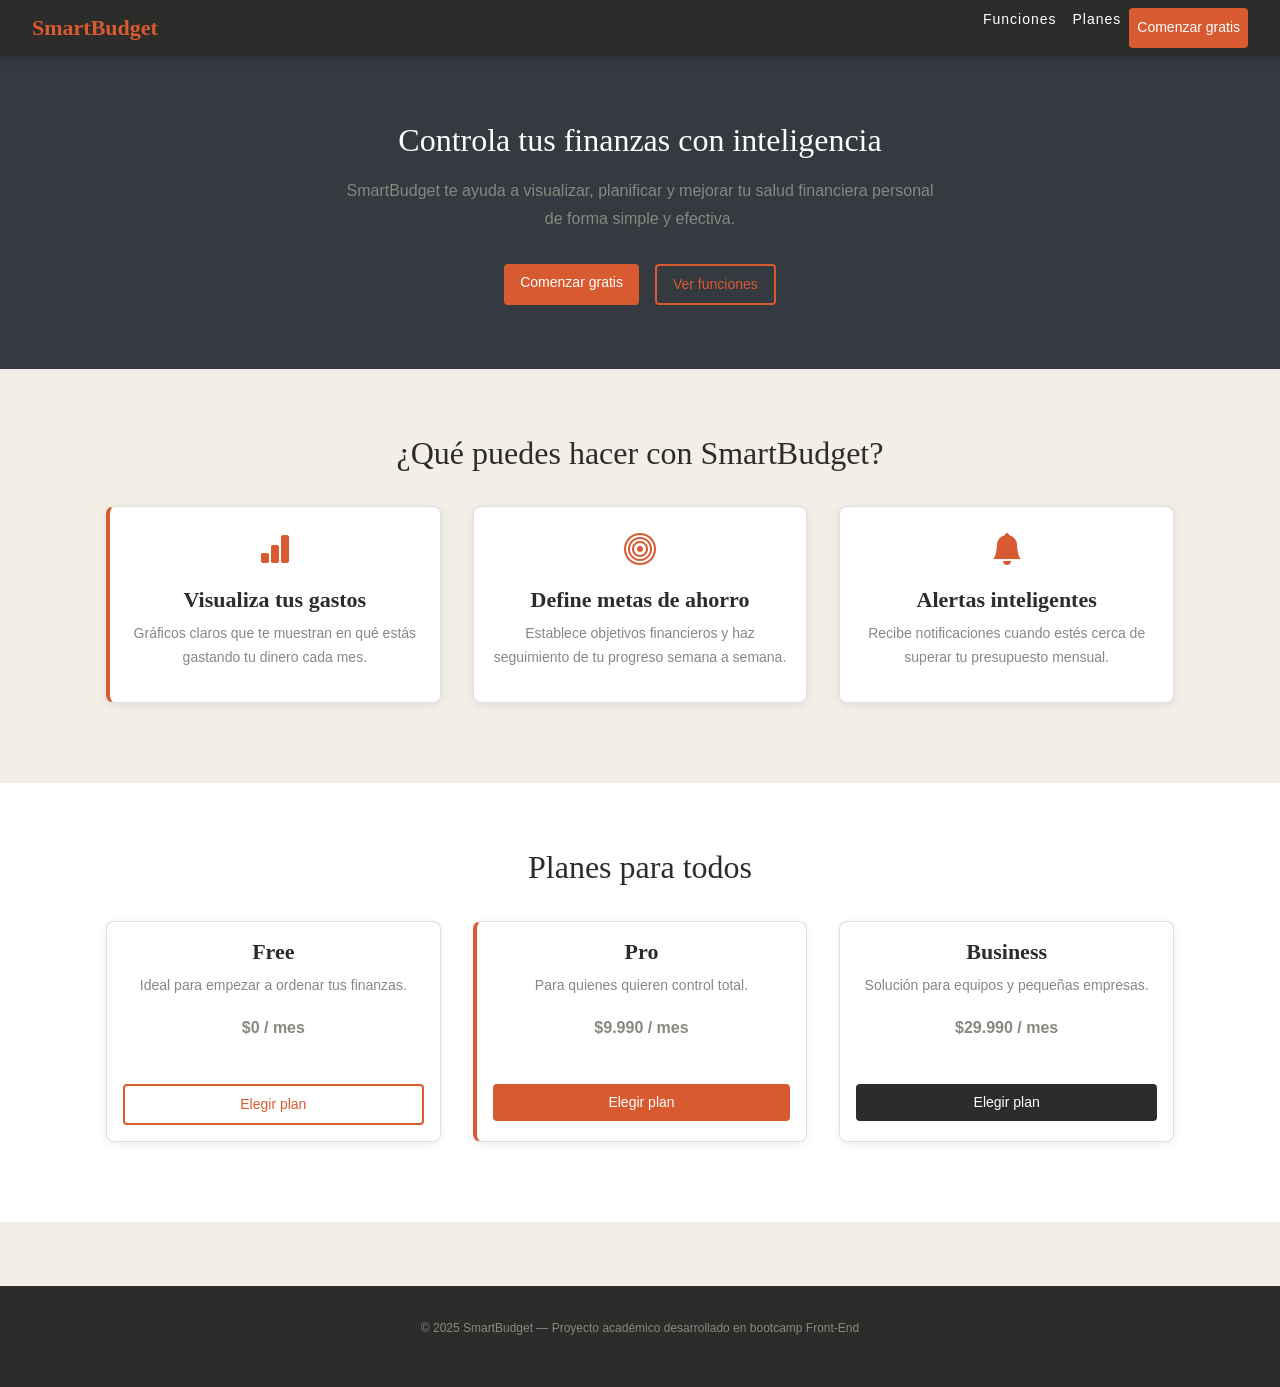
<file: index.html>
<!doctype html>
<html lang="es">
  <head>
    <meta charset="UTF-8" />
    <meta name="viewport" content="width=device-width, initial-scale=1.0" />
    <title>SmartBudget - Gestiona tus finanzas</title>

    <!-- Bootstrap 4 CDN (vendor) -->
    <link
      rel="stylesheet"
      href="https://cdn.jsdelivr.net/npm/bootstrap@4.6.2/dist/css/bootstrap.min.css"
    />
    <link
      rel="stylesheet"
      href="https://cdn.jsdelivr.net/npm/bootstrap-icons@1.11.3/font/bootstrap-icons.css"
    />

    <!-- Estilos propios compilados -->
    <link rel="stylesheet" href="styles.css" />
  </head>

  <body>
    <!-- HEADER + NAVBAR -->
    <header class="header">
      <nav class="navbar navbar-expand-lg">
        <a class="navbar__brand" href="#">SmartBudget</a>

        <button
          class="navbar-toggler"
          type="button"
          data-toggle="collapse"
          data-target="#navMenu"
        >
          <span class="navbar-toggler-icon"></span>
        </button>

        <div class="collapse navbar-collapse" id="navMenu">
          <ul class="navbar-nav ml-auto">
            <li class="nav-item">
              <a class="navbar__link nav-link" href="#features">Funciones</a>
            </li>
            <li class="nav-item">
              <a class="navbar__link nav-link" href="#pricing">Planes</a>
            </li>
            <li class="nav-item">
              <a class="navbar__cta nav-link" href="#signup">Comenzar gratis</a>
            </li>
          </ul>
        </div>
      </nav>
    </header>

    <!-- HERO -->
    <section class="hero bg-dark">
      <div class="container">
        <h1 class="hero__title">Controla tus finanzas con inteligencia</h1>
        <p class="hero__subtitle">
          SmartBudget te ayuda a visualizar, planificar y mejorar tu salud
          financiera personal de forma simple y efectiva.
        </p>
        <div class="hero__actions">
          <a href="#signup" class="btn btn--primary">Comenzar gratis</a>
          <a href="#features" class="btn btn--outline">Ver funciones</a>
        </div>
      </div>
    </section>

    <!-- FEATURES -->
    <section class="features section" id="features">
      <div class="container">
        <h2 class="features__title">¿Qué puedes hacer con SmartBudget?</h2>

        <div class="grid-3">
          <div class="card card--featured">
            <i class="bi bi-bar-chart-fill card__icon"></i>
            <h3 class="card__title">Visualiza tus gastos</h3>
            <p class="card__text">
              Gráficos claros que te muestran en qué estás gastando tu dinero
              cada mes.
            </p>
          </div>

          <div class="card">
            <i class="bi bi-bullseye card__icon"></i>
            <h3 class="card__title">Define metas de ahorro</h3>
            <p class="card__text">
              Establece objetivos financieros y haz seguimiento de tu progreso
              semana a semana.
            </p>
          </div>

          <div class="card">
            <i class="bi bi-bell-fill card__icon"></i>
            <h3 class="card__title">Alertas inteligentes</h3>
            <p class="card__text">
              Recibe notificaciones cuando estés cerca de superar tu presupuesto
              mensual.
            </p>
          </div>
        </div>
      </div>
    </section>

    <!-- PRICING -->
    <section class="pricing section bg-white" id="pricing">
      <div class="container">
        <h2 class="pricing__title">Planes para todos</h2>

        <div class="grid-3">
          <div class="card">
            <h3 class="card__title">Free</h3>
            <p class="card__text">Ideal para empezar a ordenar tus finanzas.</p>
            <p><strong>$0 / mes</strong></p>
            <br />
            <a href="#" class="btn btn--outline">Elegir plan</a>
          </div>

          <div class="card card--featured">
            <h3 class="card__title">Pro</h3>
            <p class="card__text">Para quienes quieren control total.</p>
            <p><strong>$9.990 / mes</strong></p>
            <br />
            <a href="#" class="btn btn--primary">Elegir plan</a>
          </div>

          <div class="card">
            <h3 class="card__title">Business</h3>
            <p class="card__text">Solución para equipos y pequeñas empresas.</p>
            <p><strong>$29.990 / mes</strong></p>
            <br />
            <a href="#" class="btn btn--secondary">Elegir plan</a>
          </div>
        </div>
      </div>
    </section>

    <!-- FOOTER -->
    <footer class="footer">
      <p class="footer__text">
        © 2025 SmartBudget — Proyecto académico desarrollado en bootcamp
        Front-End
      </p>
    </footer>

    <!-- Bootstrap JS -->
    <script src="https://code.jquery.com/jquery-3.6.0.slim.min.js"></script>
    <script src="https://cdn.jsdelivr.net/npm/bootstrap@4.6.2/dist/js/bootstrap.bundle.min.js"></script>
  </body>
</html>
</file>
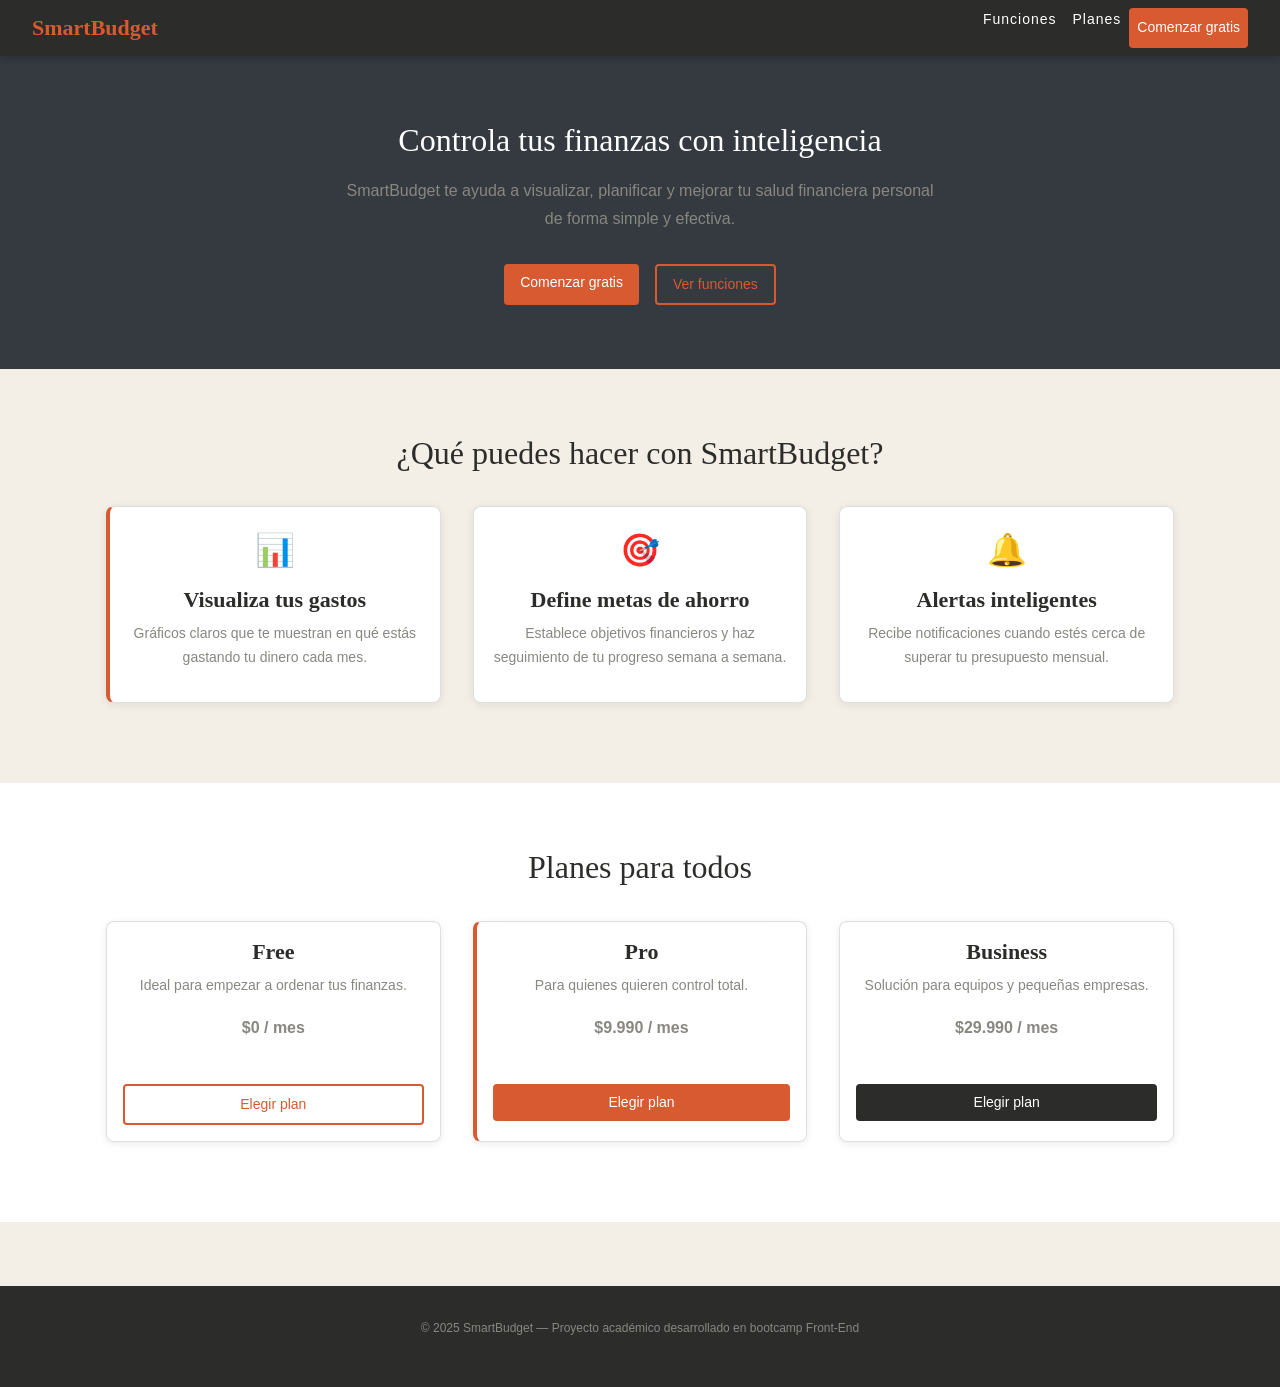
<file: smartbudget/index.html>
<!doctype html>
<html lang="es">
  <head>
    <meta charset="UTF-8" />
    <meta name="viewport" content="width=device-width, initial-scale=1.0" />
    <title>SmartBudget - Gestiona tus finanzas</title>

    <!-- Bootstrap 4 CDN (vendor) -->
    <link
      rel="stylesheet"
      href="https://cdn.jsdelivr.net/npm/bootstrap@4.6.2/dist/css/bootstrap.min.css"
    />

    <!-- Estilos propios compilados -->
    <link rel="stylesheet" href="styles.css" />
  </head>

  <body>
    <!-- HEADER + NAVBAR -->
    <header class="header">
      <nav class="navbar navbar-expand-lg">
        <a class="navbar__brand" href="#">SmartBudget</a>

        <button
          class="navbar-toggler"
          type="button"
          data-toggle="collapse"
          data-target="#navMenu"
        >
          <span class="navbar-toggler-icon"></span>
        </button>

        <div class="collapse navbar-collapse" id="navMenu">
          <ul class="navbar-nav ml-auto">
            <li class="nav-item">
              <a class="navbar__link nav-link" href="#features">Funciones</a>
            </li>
            <li class="nav-item">
              <a class="navbar__link nav-link" href="#pricing">Planes</a>
            </li>
            <li class="nav-item">
              <a class="navbar__cta nav-link" href="#signup">Comenzar gratis</a>
            </li>
          </ul>
        </div>
      </nav>
    </header>

    <!-- HERO -->
    <section class="hero bg-dark">
      <div class="container">
        <h1 class="hero__title">Controla tus finanzas con inteligencia</h1>
        <p class="hero__subtitle">
          SmartBudget te ayuda a visualizar, planificar y mejorar tu salud
          financiera personal de forma simple y efectiva.
        </p>
        <div class="hero__actions">
          <a href="#signup" class="btn btn--primary">Comenzar gratis</a>
          <a href="#features" class="btn btn--outline">Ver funciones</a>
        </div>
      </div>
    </section>

    <!-- FEATURES -->
    <section class="features section" id="features">
      <div class="container">
        <h2 class="features__title">¿Qué puedes hacer con SmartBudget?</h2>

        <div class="grid-3">
          <div class="card card--featured">
            <div class="card__icon">📊</div>
            <h3 class="card__title">Visualiza tus gastos</h3>
            <p class="card__text">
              Gráficos claros que te muestran en qué estás gastando tu dinero
              cada mes.
            </p>
          </div>

          <div class="card">
            <div class="card__icon">🎯</div>
            <h3 class="card__title">Define metas de ahorro</h3>
            <p class="card__text">
              Establece objetivos financieros y haz seguimiento de tu progreso
              semana a semana.
            </p>
          </div>

          <div class="card">
            <div class="card__icon">🔔</div>
            <h3 class="card__title">Alertas inteligentes</h3>
            <p class="card__text">
              Recibe notificaciones cuando estés cerca de superar tu presupuesto
              mensual.
            </p>
          </div>
        </div>
      </div>
    </section>

    <!-- PRICING -->
    <section class="pricing section bg-white" id="pricing">
      <div class="container">
        <h2 class="pricing__title">Planes para todos</h2>

        <div class="grid-3">
          <div class="card">
            <h3 class="card__title">Free</h3>
            <p class="card__text">Ideal para empezar a ordenar tus finanzas.</p>
            <p><strong>$0 / mes</strong></p>
            <br />
            <a href="#" class="btn btn--outline">Elegir plan</a>
          </div>

          <div class="card card--featured">
            <h3 class="card__title">Pro</h3>
            <p class="card__text">Para quienes quieren control total.</p>
            <p><strong>$9.990 / mes</strong></p>
            <br />
            <a href="#" class="btn btn--primary">Elegir plan</a>
          </div>

          <div class="card">
            <h3 class="card__title">Business</h3>
            <p class="card__text">Solución para equipos y pequeñas empresas.</p>
            <p><strong>$29.990 / mes</strong></p>
            <br />
            <a href="#" class="btn btn--secondary">Elegir plan</a>
          </div>
        </div>
      </div>
    </section>

    <!-- FOOTER -->
    <footer class="footer">
      <p class="footer__text">
        © 2025 SmartBudget — Proyecto académico desarrollado en bootcamp
        Front-End
      </p>
    </footer>

    <!-- Bootstrap JS -->
    <script src="https://code.jquery.com/jquery-3.6.0.slim.min.js"></script>
    <script src="https://cdn.jsdelivr.net/npm/bootstrap@4.6.2/dist/js/bootstrap.bundle.min.js"></script>
  </body>
</html>
</file>
<file: styles.css>
.btn {
  border-radius: 4px;
  font-size: 14px;
}

.card {
  border-radius: 8px;
}

* {
  margin: 0;
  padding: 0;
  box-sizing: border-box;
}

body {
  font-family: "Helvetica Neue", Arial, sans-serif;
  font-size: 16px;
  color: #2c2c2a;
  background-color: #f4efe6;
  line-height: 1.7;
}

ul {
  list-style: none;
}

a {
  text-decoration: none;
  color: inherit;
}

img {
  max-width: 100%;
  display: block;
}

h1,
h2,
h3,
h4 {
  font-family: Georgia, serif;
  color: #2c2c2a;
  line-height: 1.3;
}

h1 {
  font-size: 32px;
}

h2 {
  font-size: 22px;
}

h3 {
  font-size: 16px;
  font-weight: bold;
}

p {
  font-size: 16px;
  color: #888780;
  line-height: 1.7;
}

.container {
  max-width: 1100px;
  margin: 0 auto;
  padding: 0 16px;
}

.grid-3 {
  display: grid;
  grid-template-columns: repeat(3, 1fr);
  gap: 32px;
}
@media (max-width: 768px) {
  .grid-3 {
    grid-template-columns: repeat(2, 1fr);
  }
}
@media (max-width: 576px) {
  .grid-3 {
    grid-template-columns: 1fr;
  }
}

.section {
  padding: 64px 0;
}

.header {
  background-color: #2c2c2a;
  position: sticky;
  top: 0;
  z-index: 100;
  box-shadow: 0 2px 8px rgba(0, 0, 0, 0.2);
}

.hero {
  background-color: #2c2c2a;
  color: #ffffff;
  padding: 64px 32px;
  text-align: center;
}
.hero__title {
  font-size: 32px;
  color: #ffffff;
  margin-bottom: 16px;
}
.hero__subtitle {
  font-size: 16px;
  color: #888780;
  margin-bottom: 32px;
  max-width: 600px;
  margin-left: auto;
  margin-right: auto;
}
.hero__actions {
  display: flex;
  gap: 16px;
  justify-content: center;
}
@media (max-width: 576px) {
  .hero__actions {
    flex-direction: column;
    align-items: center;
  }
}

.footer {
  background-color: #2c2c2a;
  color: #888780;
  text-align: center;
  padding: 32px;
  margin-top: 64px;
}
.footer__text {
  font-size: 12px;
}

.navbar {
  background-color: #2c2c2a;
  padding: 8px 32px;
}
.navbar__brand {
  font-family: Georgia, serif;
  font-size: 22px;
  color: #d85a30;
  font-weight: bold;
}
.navbar__link {
  color: #ffffff;
  font-size: 14px;
  letter-spacing: 1px;
  padding: 0 8px;
}
.navbar__link:hover {
  color: #d85a30;
}
.navbar__cta {
  display: inline-block;
  padding: 8px 16px;
  background-color: #d85a30;
  color: #ffffff;
  border: none;
  border-radius: 4px;
  font-size: 14px;
  cursor: pointer;
  text-decoration: none;
  transition: background-color 0.2s ease;
}
.navbar__cta:hover {
  background-color: rgb(179.2317073171, 70.1341463415, 33.7682926829);
}

.btn--primary {
  display: inline-block;
  padding: 8px 16px;
  background-color: #d85a30;
  color: #ffffff;
  border: none;
  border-radius: 4px;
  font-size: 14px;
  cursor: pointer;
  text-decoration: none;
  transition: background-color 0.2s ease;
}
.btn--primary:hover {
  background-color: rgb(179.2317073171, 70.1341463415, 33.7682926829);
}
.btn--secondary {
  display: inline-block;
  padding: 8px 16px;
  background-color: #2c2c2a;
  color: #ffffff;
  border: none;
  border-radius: 4px;
  font-size: 14px;
  cursor: pointer;
  text-decoration: none;
  transition: background-color 0.2s ease;
}
.btn--secondary:hover {
  background-color: rgb(96.1860465116, 96.1860465116, 91.8139534884);
}
.btn--outline {
  display: inline-block;
  padding: 8px 16px;
  background-color: transparent;
  color: #d85a30;
  border: none;
  border-radius: 4px;
  font-size: 14px;
  cursor: pointer;
  text-decoration: none;
  transition: background-color 0.2s ease;
}
.btn--outline:hover {
  background-color: #d85a30;
}
.btn--outline {
  border: 2px solid #d85a30;
}
.btn--outline:hover {
  color: #ffffff;
}

.card {
  background-color: #ffffff;
  border-radius: 8px;
  box-shadow: 0 2px 8px rgba(0, 0, 0, 0.08);
  padding: 16px;
  margin-bottom: 16px;
}
.card__icon {
  font-size: 32px;
  margin-bottom: 8px;
  color: #d85a30;
}
.card__title {
  font-size: 22px;
  margin-bottom: 8px;
  color: #2c2c2a;
}
.card__text {
  font-size: 14px;
  color: #888780;
  margin-bottom: 16px;
}
.card--featured {
  border-left: 4px solid #d85a30;
}

.features {
  background-color: #f4efe6;
  text-align: center;
}
.features__title {
  font-size: 32px;
  margin-bottom: 32px;
  color: #2c2c2a;
}

.pricing {
  background-color: #ffffff;
  text-align: center;
}
.pricing__title {
  font-size: 32px;
  margin-bottom: 32px;
}

.bg-dark {
  background-color: #2c2c2a;
}

.bg-light {
  background-color: #f4efe6;
}

.bg-white {
  background-color: #ffffff;
}

.text-accent {
  color: #d85a30;
}

.text-light {
  color: #888780;
}

.text-center {
  text-align: center;
}

/*# sourceMappingURL=styles.css.map */
</file>
<file: smartbudget/styles.css>
.btn {
  border-radius: 4px;
  font-size: 14px;
}

.card {
  border-radius: 8px;
}

* {
  margin: 0;
  padding: 0;
  box-sizing: border-box;
}

body {
  font-family: "Helvetica Neue", Arial, sans-serif;
  font-size: 16px;
  color: #2c2c2a;
  background-color: #f4efe6;
  line-height: 1.7;
}

ul {
  list-style: none;
}

a {
  text-decoration: none;
  color: inherit;
}

img {
  max-width: 100%;
  display: block;
}

h1,
h2,
h3,
h4 {
  font-family: Georgia, serif;
  color: #2c2c2a;
  line-height: 1.3;
}

h1 {
  font-size: 32px;
}

h2 {
  font-size: 22px;
}

h3 {
  font-size: 16px;
  font-weight: bold;
}

p {
  font-size: 16px;
  color: #888780;
  line-height: 1.7;
}

.container {
  max-width: 1100px;
  margin: 0 auto;
  padding: 0 16px;
}

.grid-3 {
  display: grid;
  grid-template-columns: repeat(3, 1fr);
  gap: 32px;
}
@media (max-width: 768px) {
  .grid-3 {
    grid-template-columns: repeat(2, 1fr);
  }
}
@media (max-width: 576px) {
  .grid-3 {
    grid-template-columns: 1fr;
  }
}

.section {
  padding: 64px 0;
}

.header {
  background-color: #2c2c2a;
  position: sticky;
  top: 0;
  z-index: 100;
  box-shadow: 0 2px 8px rgba(0, 0, 0, 0.2);
}

.hero {
  background-color: #2c2c2a;
  color: #ffffff;
  padding: 64px 32px;
  text-align: center;
}
.hero__title {
  font-size: 32px;
  color: #ffffff;
  margin-bottom: 16px;
}
.hero__subtitle {
  font-size: 16px;
  color: #888780;
  margin-bottom: 32px;
  max-width: 600px;
  margin-left: auto;
  margin-right: auto;
}
.hero__actions {
  display: flex;
  gap: 16px;
  justify-content: center;
}
@media (max-width: 576px) {
  .hero__actions {
    flex-direction: column;
    align-items: center;
  }
}

.footer {
  background-color: #2c2c2a;
  color: #888780;
  text-align: center;
  padding: 32px;
  margin-top: 64px;
}
.footer__text {
  font-size: 12px;
}

.navbar {
  background-color: #2c2c2a;
  padding: 8px 32px;
}
.navbar__brand {
  font-family: Georgia, serif;
  font-size: 22px;
  color: #d85a30;
  font-weight: bold;
}
.navbar__link {
  color: #ffffff;
  font-size: 14px;
  letter-spacing: 1px;
  padding: 0 8px;
}
.navbar__link:hover {
  color: #d85a30;
}
.navbar__cta {
  display: inline-block;
  padding: 8px 16px;
  background-color: #d85a30;
  color: #ffffff;
  border: none;
  border-radius: 4px;
  font-size: 14px;
  cursor: pointer;
  text-decoration: none;
  transition: background-color 0.2s ease;
}
.navbar__cta:hover {
  background-color: rgb(179.2317073171, 70.1341463415, 33.7682926829);
}

.btn--primary {
  display: inline-block;
  padding: 8px 16px;
  background-color: #d85a30;
  color: #ffffff;
  border: none;
  border-radius: 4px;
  font-size: 14px;
  cursor: pointer;
  text-decoration: none;
  transition: background-color 0.2s ease;
}
.btn--primary:hover {
  background-color: rgb(179.2317073171, 70.1341463415, 33.7682926829);
}
.btn--secondary {
  display: inline-block;
  padding: 8px 16px;
  background-color: #2c2c2a;
  color: #ffffff;
  border: none;
  border-radius: 4px;
  font-size: 14px;
  cursor: pointer;
  text-decoration: none;
  transition: background-color 0.2s ease;
}
.btn--secondary:hover {
  background-color: rgb(96.1860465116, 96.1860465116, 91.8139534884);
}
.btn--outline {
  display: inline-block;
  padding: 8px 16px;
  background-color: transparent;
  color: #d85a30;
  border: none;
  border-radius: 4px;
  font-size: 14px;
  cursor: pointer;
  text-decoration: none;
  transition: background-color 0.2s ease;
}
.btn--outline:hover {
  background-color: #d85a30;
}
.btn--outline {
  border: 2px solid #d85a30;
}
.btn--outline:hover {
  color: #ffffff;
}

.card {
  background-color: #ffffff;
  border-radius: 8px;
  box-shadow: 0 2px 8px rgba(0, 0, 0, 0.08);
  padding: 16px;
  margin-bottom: 16px;
}
.card__icon {
  font-size: 32px;
  margin-bottom: 8px;
  color: #d85a30;
}
.card__title {
  font-size: 22px;
  margin-bottom: 8px;
  color: #2c2c2a;
}
.card__text {
  font-size: 14px;
  color: #888780;
  margin-bottom: 16px;
}
.card--featured {
  border-left: 4px solid #d85a30;
}

.features {
  background-color: #f4efe6;
  text-align: center;
}
.features__title {
  font-size: 32px;
  margin-bottom: 32px;
  color: #2c2c2a;
}

.pricing {
  background-color: #ffffff;
  text-align: center;
}
.pricing__title {
  font-size: 32px;
  margin-bottom: 32px;
}

.bg-dark {
  background-color: #2c2c2a;
}

.bg-light {
  background-color: #f4efe6;
}

.bg-white {
  background-color: #ffffff;
}

.text-accent {
  color: #d85a30;
}

.text-light {
  color: #888780;
}

.text-center {
  text-align: center;
}

/*# sourceMappingURL=styles.css.map */
</file>
